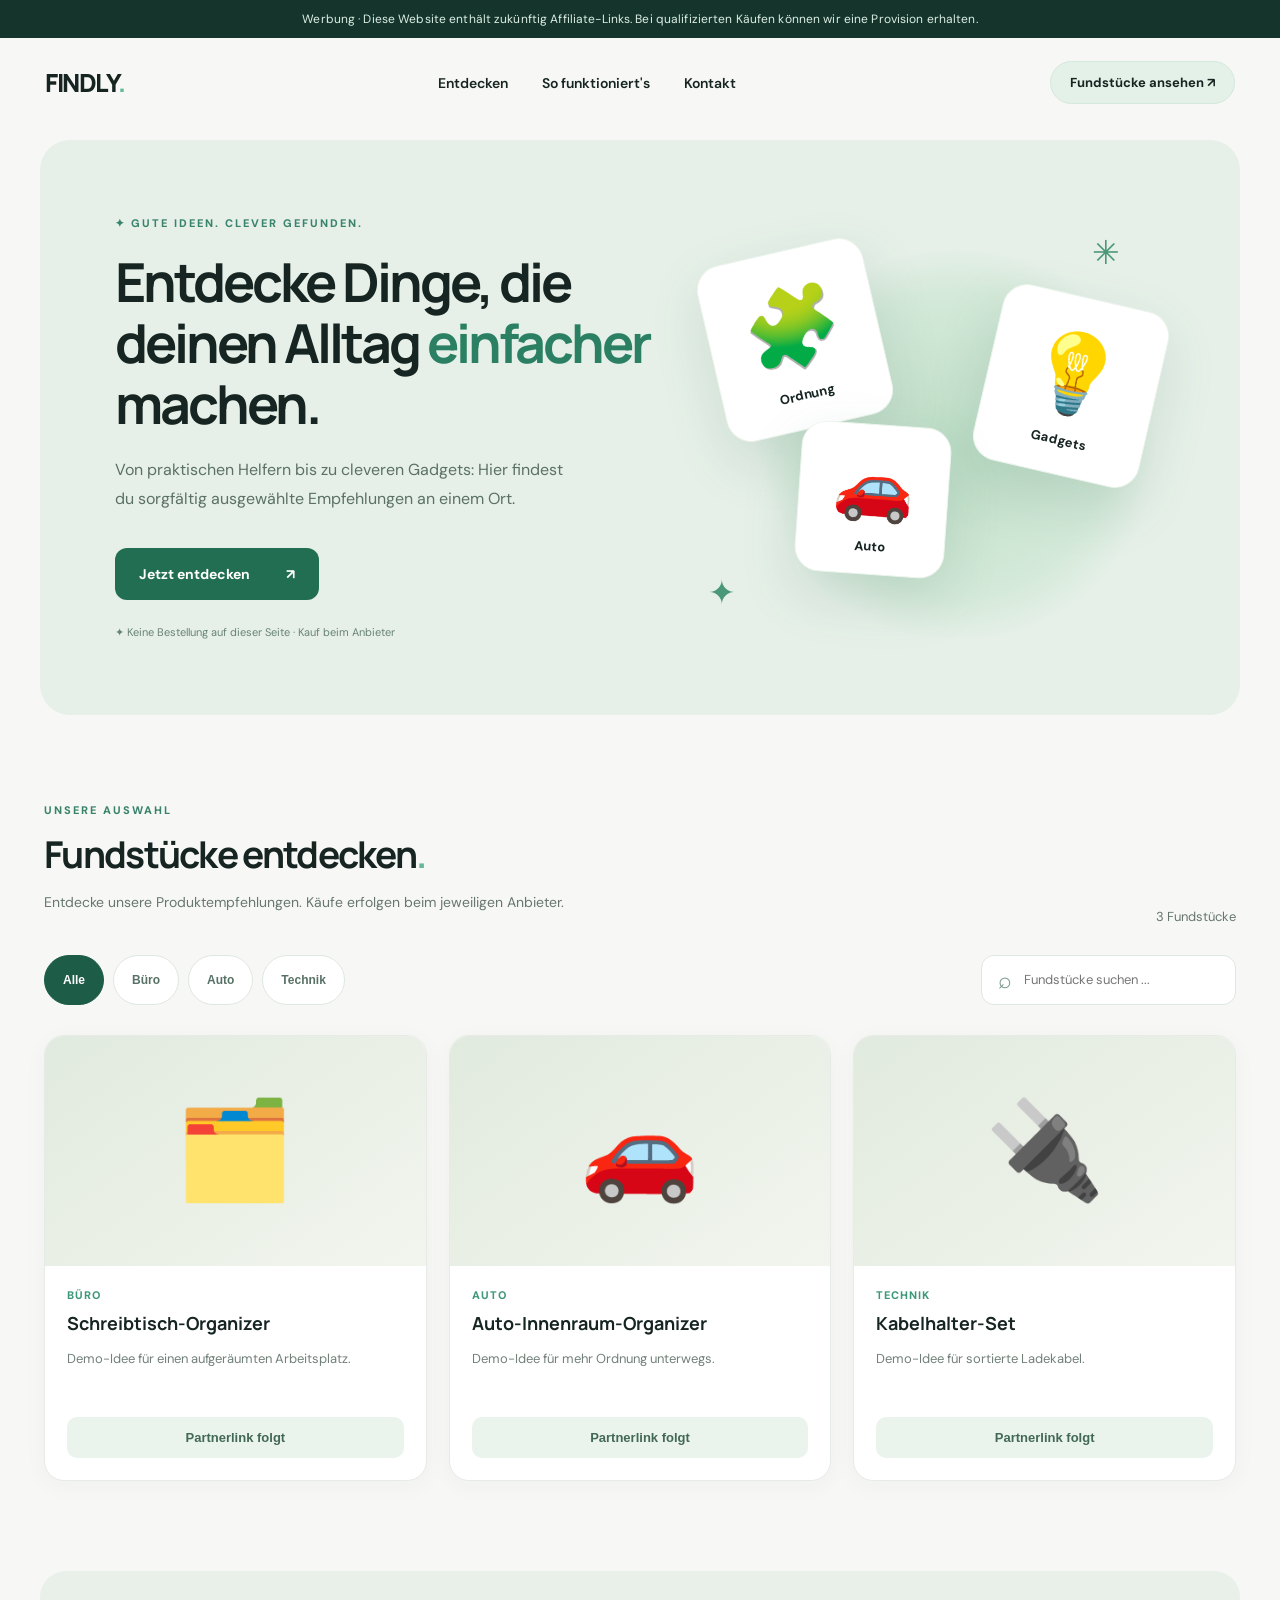
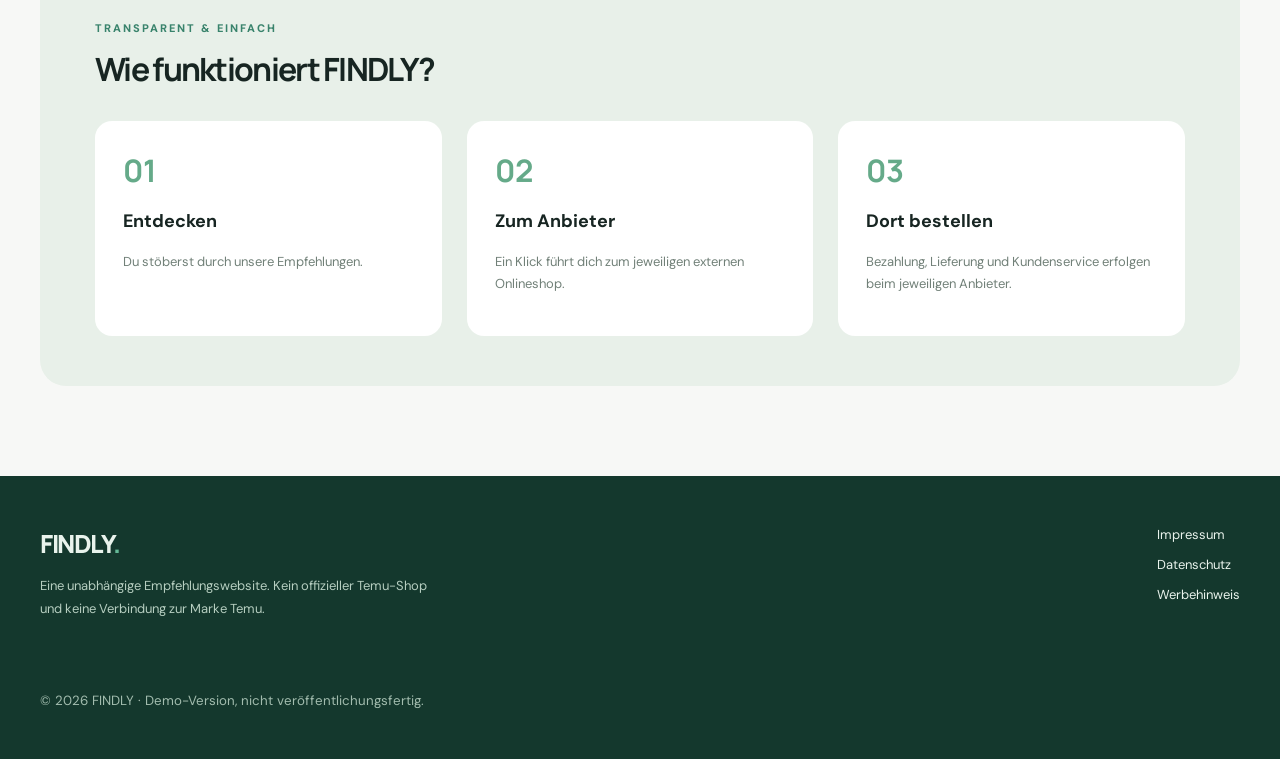
<file: index.html>
<!doctype html><html lang="de"><head><meta charset="UTF-8"><meta name="viewport" content="width=device-width,initial-scale=1"><meta name="description" content="Ausgewählte praktische Alltagsideen und Produktempfehlungen."><title>FINDLY — Smarte Fundstücke</title><link rel="stylesheet" href="style.css"></head><body>
<div class="disclosure">Werbung · Diese Website enthält zukünftig Affiliate-Links. Bei qualifizierten Käufen können wir eine Provision erhalten.</div>
<header class="nav"><a class="brand" href="#start">FINDLY<span>.</span></a><nav><a href="#produkte">Entdecken</a><a href="#sofunktionierts">So funktioniert's</a><a href="#kontakt">Kontakt</a></nav><a class="navcta" href="#produkte">Fundstücke ansehen ↗</a></header>
<main><section class="hero" id="start"><div class="hero-copy"><div class="eyebrow">✦ GUTE IDEEN. CLEVER GEFUNDEN.</div><h1>Entdecke Dinge, die deinen Alltag <em>einfacher</em> machen.</h1><p>Von praktischen Helfern bis zu cleveren Gadgets: Hier findest du sorgfältig ausgewählte Empfehlungen an einem Ort.</p><a class="primary" href="#produkte">Jetzt entdecken <span>↗</span></a><div class="hero-note">✦ Keine Bestellung auf dieser Seite · Kauf beim Anbieter</div></div><div class="hero-art"><span class="art-glow"></span><div class="art-card art-one">🧩 <small>Ordnung</small></div><div class="art-card art-two">💡 <small>Gadgets</small></div><div class="art-card art-three">🚗 <small>Auto</small></div><span class="art-star star1">✳</span><span class="art-star star2">✦</span></div></section>
<section class="catalog" id="produkte"><div class="section-top"><div><div class="eyebrow">UNSERE AUSWAHL</div><h2>Fundstücke entdecken<span>.</span></h2><p>Entdecke unsere Produktempfehlungen. Käufe erfolgen beim jeweiligen Anbieter.</p></div><span class="count" id="count"></span></div><div class="toolbar"><div class="chips" id="chips"></div><label class="search"><span>⌕</span><input id="search" type="search" placeholder="Fundstücke suchen ..." aria-label="Fundstücke suchen"></label></div><div class="cards" id="cards"></div><p class="empty" id="empty" hidden>Keine Produkte gefunden. Versuche einen anderen Suchbegriff.</p></section>
<section class="how" id="sofunktionierts"><div class="eyebrow">TRANSPARENT & EINFACH</div><h2>Wie funktioniert FINDLY?</h2><div class="steps"><div><b>01</b><h3>Entdecken</h3><p>Du stöberst durch unsere Empfehlungen.</p></div><div><b>02</b><h3>Zum Anbieter</h3><p>Ein Klick führt dich zum jeweiligen externen Onlineshop.</p></div><div><b>03</b><h3>Dort bestellen</h3><p>Bezahlung, Lieferung und Kundenservice erfolgen beim jeweiligen Anbieter.</p></div></div></section></main>
<footer id="kontakt"><div><a class="brand" href="#start">FINDLY<span>.</span></a><p>Eine unabhängige Empfehlungswebsite. Kein offizieller Temu-Shop und keine Verbindung zur Marke Temu.</p></div><div class="foot-links"><a href="rechtliches.html#impressum">Impressum</a><a href="rechtliches.html#datenschutz">Datenschutz</a><a href="rechtliches.html#affiliate">Werbehinweis</a></div><small>© <span id="year"></span> FINDLY · Demo-Version, nicht veröffentlichungsfertig.</small></footer>
<script src="products.js"></script><script src="script.js"></script></body></html>
</file>
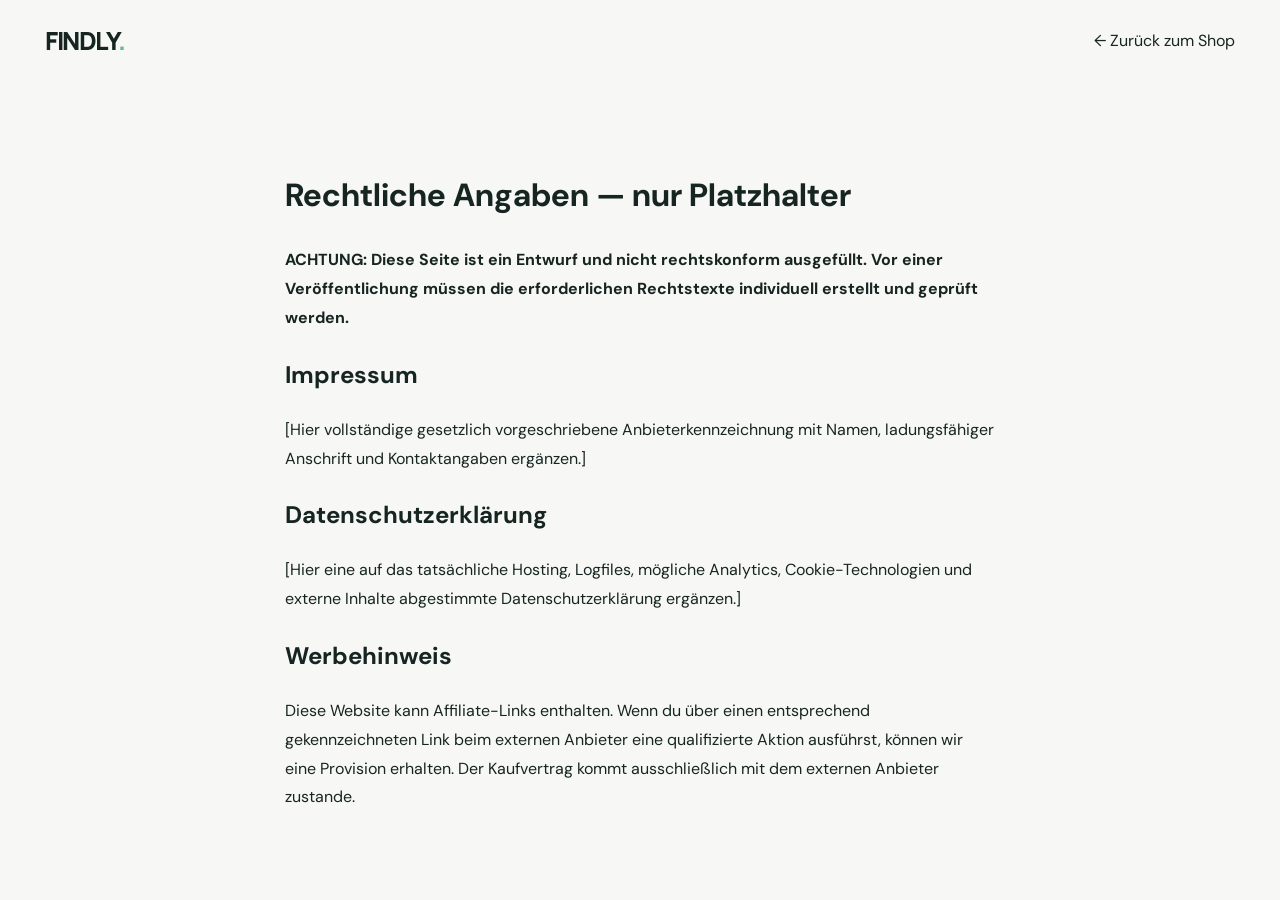
<file: rechtliches.html>
<!doctype html><html lang="de"><head><meta charset="utf-8"><meta name="viewport" content="width=device-width,initial-scale=1"><title>Rechtliche Angaben — FINDLY (Entwurf)</title><link rel="stylesheet" href="style.css"></head><body><header class="nav"><a href="index.html" class="brand">FINDLY<span>.</span></a><a href="index.html">← Zurück zum Shop</a></header><main style="max-width:760px;margin:40px auto;padding:25px;line-height:1.8"><h1>Rechtliche Angaben — nur Platzhalter</h1><p><strong>ACHTUNG: Diese Seite ist ein Entwurf und nicht rechtskonform ausgefüllt. Vor einer Veröffentlichung müssen die erforderlichen Rechtstexte individuell erstellt und geprüft werden.</strong></p><section id="impressum"><h2>Impressum</h2><p>[Hier vollständige gesetzlich vorgeschriebene Anbieterkennzeichnung mit Namen, ladungsfähiger Anschrift und Kontaktangaben ergänzen.]</p></section><section id="datenschutz"><h2>Datenschutzerklärung</h2><p>[Hier eine auf das tatsächliche Hosting, Logfiles, mögliche Analytics, Cookie-Technologien und externe Inhalte abgestimmte Datenschutzerklärung ergänzen.]</p></section><section id="affiliate"><h2>Werbehinweis</h2><p>Diese Website kann Affiliate-Links enthalten. Wenn du über einen entsprechend gekennzeichneten Link beim externen Anbieter eine qualifizierte Aktion ausführst, können wir eine Provision erhalten. Der Kaufvertrag kommt ausschließlich mit dem externen Anbieter zustande.</p></section></main></body></html>
</file>
<file: style.css>
@import url('https://fonts.googleapis.com/css2?family=DM+Sans:wght@400;500;600;700;800&family=Manrope:wght@400;500;600;700;800&display=swap');:root{--bg:#f7f8f6;--ink:#172522;--green:#297a60;--sub:#677670;--line:#e4eae5}*{box-sizing:border-box}html{scroll-behavior:smooth}body{margin:0;background:var(--bg);font-family:'DM Sans',Arial,sans-serif;color:var(--ink)}a{color:inherit;text-decoration:none}.disclosure{background:#15352c;color:#dceee4;text-align:center;padding:11px 20px;font-size:12px;letter-spacing:.01em}.nav{display:flex;justify-content:space-between;align-items:center;max-width:1260px;margin:auto;padding:23px 35px;gap:20px}.brand{font-family:Manrope,sans-serif;font-weight:800;font-size:25px;letter-spacing:-1.4px}.brand span,h2 span{color:#64b996}.nav nav{display:flex;gap:34px;font-size:14px;font-weight:600}.nav nav a:hover{color:var(--green)}.navcta{font-size:13px;font-weight:700;background:#e4f1e9;border:1px solid #d4e8dc;padding:12px 19px;border-radius:50px}.hero{max-width:1200px;margin:13px auto 88px;padding:76px 75px;background:#e6f0e8;border-radius:30px;min-height:510px;display:grid;grid-template-columns:1.1fr 0.9fr;position:relative;overflow:hidden}.hero-copy{z-index:1}.eyebrow{color:#39836c;letter-spacing:2px;font-size:11px;font-weight:800}.hero h1{max-width:680px;font-family:Manrope,sans-serif;font-size:clamp(36px,4.2vw,59px);line-height:1.13;letter-spacing:-3px;margin:22px 0}.hero h1 em{font-style:normal;color:#2b8064}.hero p{color:#5b7066;line-height:1.8;max-width:465px;font-size:16px}.primary{display:inline-flex;gap:36px;align-items:center;background:#226e53;color:#fff;font-size:14px;font-weight:700;border-radius:12px;padding:17px 24px;margin-top:18px}.primary:hover{background:#164e3a}.hero-note{font-size:11px;color:#688277;margin-top:25px}.hero-art{position:relative;min-height:350px}.art-glow{position:absolute;inset:8% 0 0 12%;background:radial-gradient(circle,#c0dfc9 0%,#d4e9d9 53%,transparent 70%);border-radius:50%}.art-card{position:absolute;background:#fff;box-shadow:0 22px 55px #31694e27;border:1px solid #ecf4ed;border-radius:25px;width:170px;height:180px;display:flex;flex-direction:column;align-items:center;justify-content:center;font-size:78px;transform:rotate(-13deg)}.art-card small{font-size:13px;font-weight:700;margin-top:9px}.art-one{top:34px;left:17px}.art-two{top:80px;right:9px;transform:rotate(13deg)}.art-three{width:150px;height:151px;top:208px;left:105px;transform:rotate(4deg);font-size:65px}.art-star{position:absolute;color:#4a9877;font-size:33px}.star1{right:45px;top:15px}.star2{left:15px;bottom:25px}.catalog,.how{max-width:1200px;margin:0 auto 90px;padding:0 4px}.section-top{display:flex;justify-content:space-between;align-items:end}.section-top h2,.how h2{font-family:Manrope,sans-serif;letter-spacing:-1.7px;font-size:37px;margin:12px 0}.section-top p{color:var(--sub);font-size:14px}.count{color:var(--sub);font-size:13px}.toolbar{display:flex;justify-content:space-between;gap:20px;margin:30px 0}.chips{display:flex;gap:9px;flex-wrap:wrap}.chip{border:1px solid #dfe7e0;background:#fff;border-radius:40px;padding:11px 18px;color:#587167;cursor:pointer;font-weight:700;font-size:12px}.chip.active{background:#1d5c47;color:#fff;border-color:#1d5c47}.search{border:1px solid #dfe7e0;background:#fff;border-radius:13px;padding:9px 16px;display:flex;gap:10px;align-items:center;min-width:255px}.search span{font-size:23px;color:#719083}.search input{border:0;outline:0;width:100%;font:inherit;font-size:13px;background:transparent}.cards{display:grid;grid-template-columns:repeat(3,1fr);gap:22px}.card{background:#fff;border:1px solid #e6ebe7;border-radius:20px;overflow:hidden;box-shadow:0 5px 25px #1b392409}.product-visual{height:230px;background:linear-gradient(145deg,#e1eade,#f2f5ee);display:flex;justify-content:center;align-items:center;position:relative;font-size:96px}.product-visual.pink{background:linear-gradient(145deg,#f0e7e2,#faf2ec)}.product-visual.blue{background:linear-gradient(145deg,#e0ebf2,#edf5f7)}.product-visual.yellow{background:linear-gradient(145deg,#f2ecd6,#fbf8ea)}.product-visual .demo{position:absolute;top:16px;left:16px;background:#fff;border-radius:35px;font-size:10px;font-weight:800;padding:7px 11px;letter-spacing:1px;color:#6a8879}.product-details{padding:22px}.cat{font-size:11px;color:#3d9878;font-weight:800;letter-spacing:1px;text-transform:uppercase}.product-details h3{font-size:18px;margin:9px 0;font-family:Manrope,sans-serif}.product-details p{color:#718078;font-size:13px;line-height:1.65;min-height:43px}.buy{margin-top:13px;background:#ebf3ed;border:0;border-radius:10px;color:#426954;width:100%;padding:13px;font-size:13px;font-weight:800;cursor:not-allowed}.buy.live{background:#246b50;color:white;cursor:pointer}.buy.live:hover{background:#164b37}.empty{text-align:center;padding:50px;color:#677770}.how{background:#e8f0e9;border-radius:26px;padding:50px 55px}.how h2{font-size:32px}.steps{display:grid;grid-template-columns:repeat(3,1fr);gap:25px;margin-top:30px}.steps>div{background:#fff;padding:28px;border-radius:17px}.steps b{font-family:Manrope;font-size:31px;color:#65aa89}.steps h3{font-size:18px}.steps p{color:#718078;font-size:13px;line-height:1.7}footer{background:#14382d;color:#e9f3ec;padding:50px max(25px,calc((100vw - 1200px)/2));display:flex;align-items:start;justify-content:space-between;gap:28px;flex-wrap:wrap}footer p{color:#b6cec0;max-width:400px;font-size:13px;line-height:1.8}.foot-links{display:flex;flex-direction:column;gap:13px;font-size:13px}footer small{color:#a2bcae;width:100%;margin-top:30px}@media(max-width:800px){.nav{padding:18px}.nav nav{display:none}.navcta{font-size:11px}.hero{margin:8px 12px 55px;padding:42px 28px;grid-template-columns:1fr}.hero-art{min-height:260px;margin-top:10px}.art-card{width:125px;height:130px;font-size:53px}.art-two{right:20px}.art-three{top:125px;width:115px;height:118px;font-size:53px}.hero h1{letter-spacing:-1.8px}.catalog{padding:0 17px}.section-top{align-items:start}.toolbar{flex-direction:column}.search{min-width:0}.cards{grid-template-columns:repeat(2,1fr);gap:12px}.product-visual{height:170px;font-size:65px}.product-details{padding:15px}.product-details h3{font-size:15px}.how{margin:0 12px 45px;padding:34px 22px}.steps{grid-template-columns:1fr;gap:12px}}@media(max-width:450px){.cards{grid-template-columns:1fr}.product-visual{height:220px}.section-top h2{font-size:30px}}
.price-hint{font-size:12px;color:#61766b;margin-top:10px;line-height:1.5}
</file>
